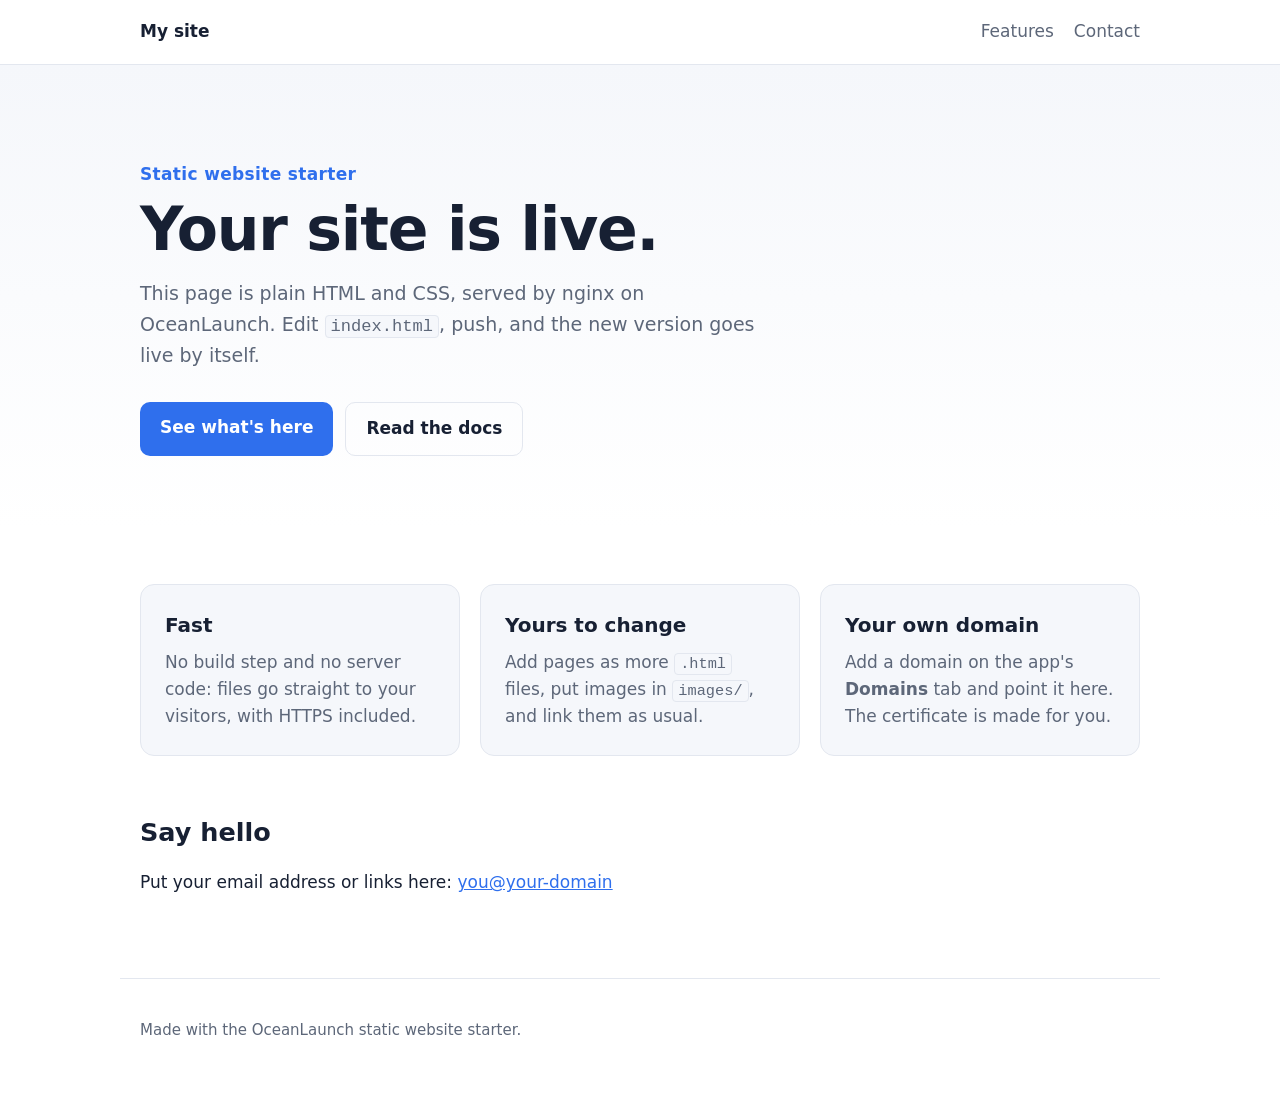
<file: index.html>
<!DOCTYPE html>
<html lang="en">
<head>
    <meta charset="utf-8">
    <meta name="viewport" content="width=device-width, initial-scale=1">
    <title>My site</title>
    <meta name="description" content="A static website on OceanLaunch.">
    <link rel="stylesheet" href="styles.css">
</head>
<body>
<header class="top">
    <div class="wrap row">
        <a class="brand" href="/">My site</a>
        <nav>
            <a href="#features">Features</a>
            <a href="#contact">Contact</a>
        </nav>
    </div>
</header>

<main>
    <section class="hero">
        <div class="wrap">
            <p class="eyebrow">Static website starter</p>
            <h1>Your site is live.</h1>
            <p class="lead">This page is plain HTML and CSS, served by nginx on OceanLaunch. Edit <code>index.html</code>,
                push, and the new version goes live by itself.</p>
            <div class="actions">
                <a class="button" href="#features">See what's here</a>
                <a class="button ghost" href="https://oceanlaunch.cloud/docs/static-sites">Read the docs</a>
            </div>
        </div>
    </section>

    <section id="features" class="wrap features">
        <article>
            <h2>Fast</h2>
            <p>No build step and no server code: files go straight to your visitors, with HTTPS included.</p>
        </article>
        <article>
            <h2>Yours to change</h2>
            <p>Add pages as more <code>.html</code> files, put images in <code>images/</code>, and link them as usual.</p>
        </article>
        <article>
            <h2>Your own domain</h2>
            <p>Add a domain on the app's <b>Domains</b> tab and point it here. The certificate is made for you.</p>
        </article>
    </section>

    <section id="contact" class="wrap contact">
        <h2>Say hello</h2>
        <p>Put your email address or links here: <a href="mailto:you@your-domain">you@your-domain</a></p>
    </section>
</main>

<footer class="wrap foot">
    <p>Made with the OceanLaunch static website starter.</p>
</footer>
</body>
</html>
</file>
<file: styles.css>
:root {
    --bg: #ffffff;
    --soft: #f5f7fb;
    --text: #172033;
    --muted: #5d6779;
    --line: #e3e7ef;
    --accent: #2f6fed;
    --accent-text: #ffffff;
}

@media (prefers-color-scheme: dark) {
    :root {
        --bg: #0d121c;
        --soft: #151c2a;
        --text: #e7eaf1;
        --muted: #9aa4b5;
        --line: #273145;
        --accent: #6f9dff;
        --accent-text: #0d121c;
    }
}

* { box-sizing: border-box; }

body {
    margin: 0;
    background: var(--bg);
    color: var(--text);
    font: 17px/1.6 system-ui, -apple-system, "Segoe UI", Roboto, sans-serif;
}

a { color: var(--accent); }
code { font-size: 0.9em; background: var(--soft); border: 1px solid var(--line); border-radius: 4px; padding: 1px 5px; }

.wrap { max-width: 1040px; margin: 0 auto; padding: 0 20px; }
.row { display: flex; align-items: center; justify-content: space-between; gap: 16px; }

.top { border-bottom: 1px solid var(--line); }
.top .row { height: 64px; }
.brand { color: var(--text); font-weight: 700; text-decoration: none; }
nav { display: flex; gap: 20px; }
nav a { color: var(--muted); text-decoration: none; }
nav a:hover { color: var(--text); }

.hero { background: linear-gradient(180deg, var(--soft), var(--bg)); padding: 96px 0 72px; }
.eyebrow { margin: 0 0 8px; color: var(--accent); font-weight: 600; letter-spacing: 0.02em; }
h1 { margin: 0 0 16px; font-size: clamp(36px, 6vw, 60px); line-height: 1.1; letter-spacing: -0.02em; }
.lead { max-width: 620px; margin: 0 0 32px; color: var(--muted); font-size: 19px; }

.actions { display: flex; flex-wrap: wrap; gap: 12px; }
.button {
    display: inline-block;
    padding: 12px 20px;
    border-radius: 10px;
    background: var(--accent);
    color: var(--accent-text);
    font-weight: 600;
    text-decoration: none;
}
.button.ghost { background: transparent; color: var(--text); border: 1px solid var(--line); }

.features { display: grid; grid-template-columns: repeat(auto-fit, minmax(240px, 1fr)); gap: 20px; padding-top: 56px; padding-bottom: 56px; }
.features article { padding: 24px; border: 1px solid var(--line); border-radius: 14px; background: var(--soft); }
.features h2 { margin: 0 0 8px; font-size: 20px; }
.features p { margin: 0; color: var(--muted); }

.contact { padding-bottom: 64px; }
.contact h2 { margin: 0 0 8px; }

.foot { border-top: 1px solid var(--line); padding-top: 24px; padding-bottom: 40px; color: var(--muted); font-size: 15px; }
</file>
